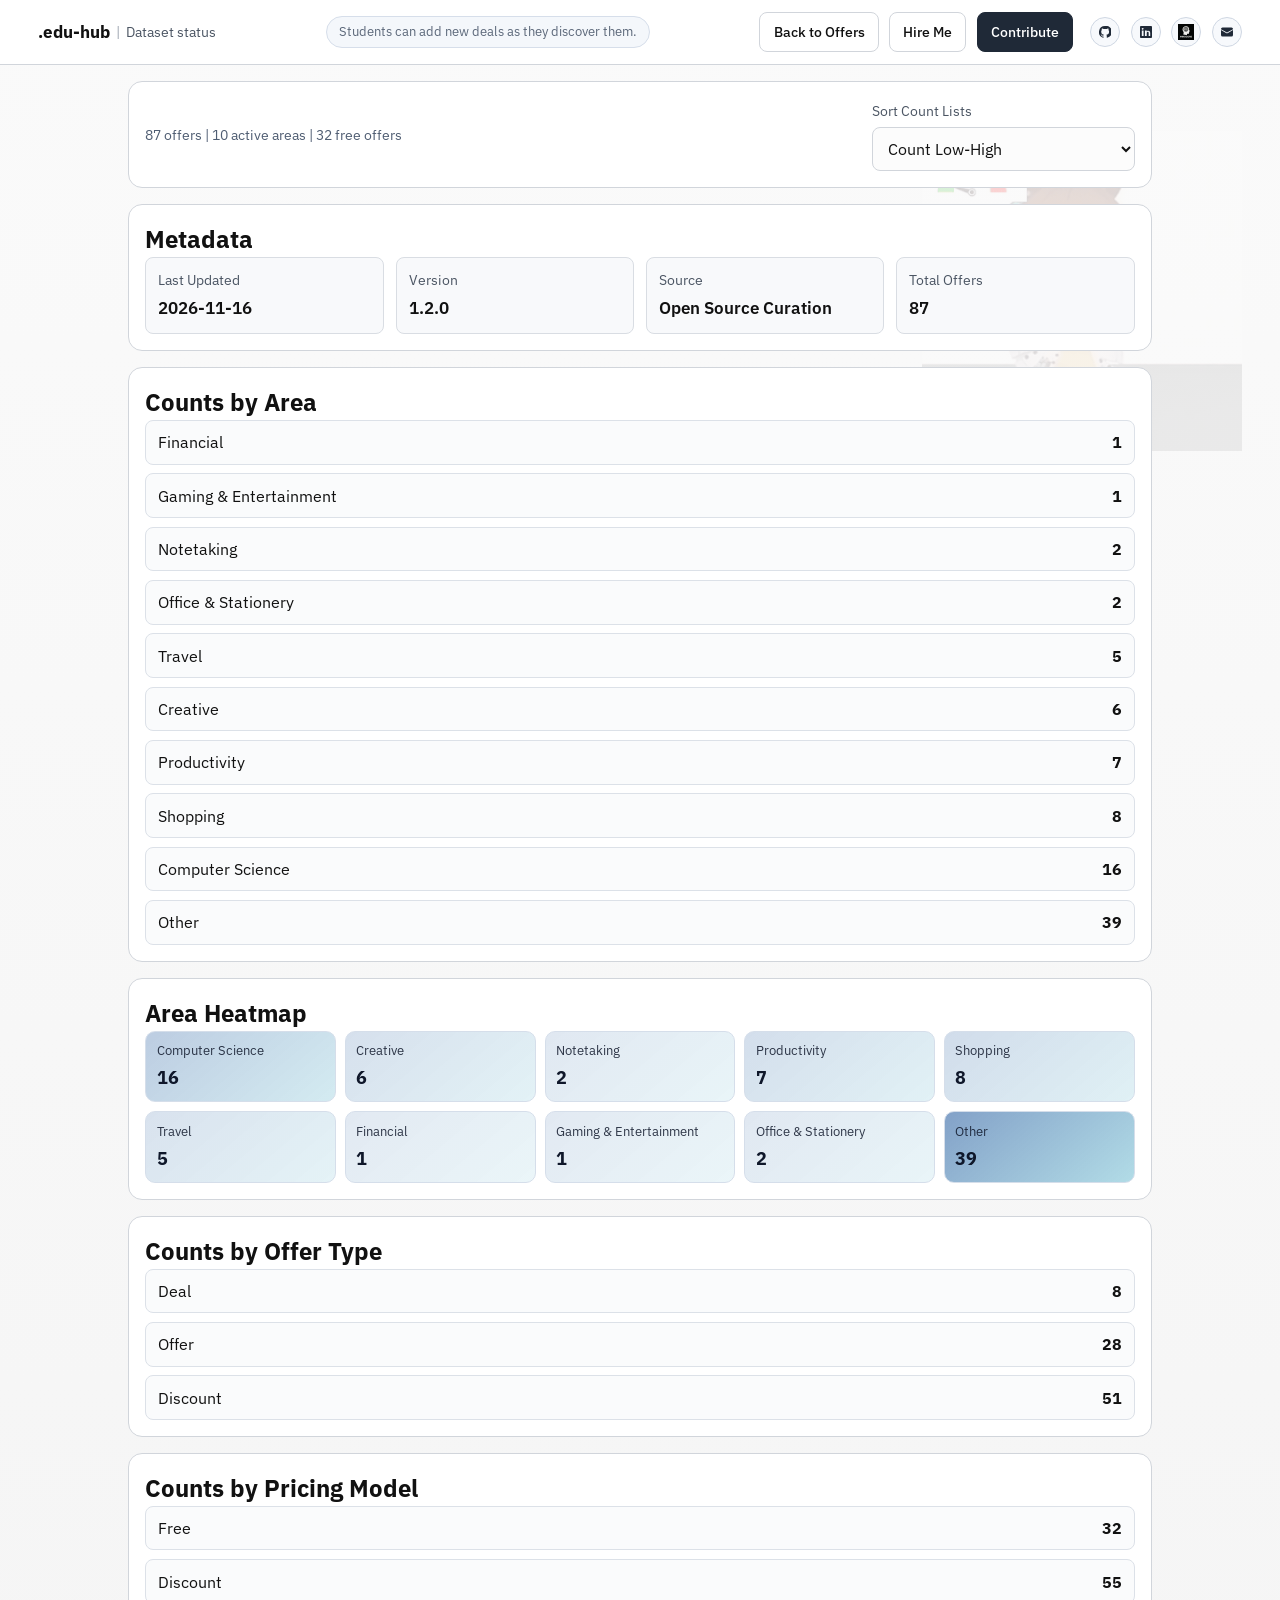
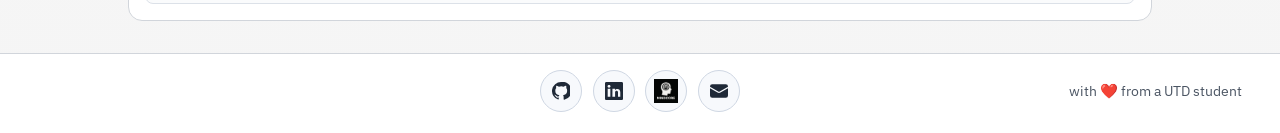
<file: last-updated.html>
<!doctype html>
<html lang="en">
<head>
  <meta charset="utf-8">
  <meta name="viewport" content="width=device-width, initial-scale=1">
  <title>edu hub | Dataset Status</title>
  <meta name="description" content="Dataset freshness and aggregate stats for EDU Offer Hub.">
  <meta name="robots" content="index, follow">
  <meta name="theme-color" content="#111111">
  <meta property="og:type" content="website">
  <meta property="og:title" content="edu hub | Dataset Status">
  <meta property="og:description" content="Dataset freshness and aggregate stats for EDU Offer Hub.">
  <meta property="og:url" content="https://ch1kim0n1.github.io/edu-web/last-updated.html">
  <meta property="og:image" content="https://ch1kim0n1.github.io/edu-web/public/LOGO.png">
  <meta property="og:image:alt" content="edu hub logo">
  <meta name="twitter:card" content="summary_large_image">
  <meta name="twitter:title" content="edu hub | Dataset Status">
  <meta name="twitter:description" content="Dataset freshness and aggregate stats for EDU Offer Hub.">
  <meta name="twitter:image" content="https://ch1kim0n1.github.io/edu-web/public/LOGO.png">
  <link rel="canonical" href="https://ch1kim0n1.github.io/edu-web/last-updated.html">
  <link rel="manifest" href="public/manifest.webmanifest">
  <link rel="apple-touch-icon" sizes="180x180" href="public/LOGO.png">
  <link rel="icon" type="image/png" sizes="1024x1024" href="public/LOGO.png">
  <link rel="stylesheet" href="styles/site.css">
  <script type="application/ld+json">
    {
      "@context": "https://schema.org",
      "@graph": [
        {
          "@type": "Organization",
          "name": "edu hub",
          "url": "https://ch1kim0n1.github.io/edu-web/",
          "logo": "https://ch1kim0n1.github.io/edu-web/public/LOGO.png"
        },
        {
          "@type": "WebSite",
          "name": "edu hub",
          "url": "https://ch1kim0n1.github.io/edu-web/",
          "inLanguage": "en-US"
        }
      ]
    }
  </script>
</head>
<body class="status-page">
  <header class="site-header">
    <div>
      <p class="header-inline">
        <span class="brand-token">.edu-hub</span>
        <span class="header-separator">|</span>
        <span>Dataset status</span>
      </p>
    </div>
    <p class="header-center-note">Students can add new deals as they discover them.</p>
    <div class="header-actions">
      <a class="btn btn-secondary" href="index.html">Back to Offers</a>
      <a class="btn btn-secondary" href="#">Hire Me</a>
      <a id="contributeLinkStatus" class="btn btn-primary" href="#" target="_blank" rel="noopener noreferrer">Contribute</a>
      <nav class="footer-socials header-socials header-socials-right" aria-label="Header social links">
        <a
          class="social-link social-link-xs"
          href="https://github.com/ch1kim0n1"
          target="_blank"
          rel="noopener noreferrer"
          aria-label="GitHub profile"
          title="GitHub"
        >
          <svg viewBox="0 0 16 16" aria-hidden="true" focusable="false">
            <path d="M8 0a8 8 0 0 0-2.53 15.59c.4.07.55-.17.55-.38v-1.34c-2.23.48-2.7-.94-2.7-.94-.37-.94-.9-1.18-.9-1.18-.73-.5.06-.5.06-.5.81.06 1.24.84 1.24.84.72 1.23 1.9.87 2.36.67.07-.53.28-.87.5-1.07-1.78-.2-3.64-.9-3.64-4.05 0-.9.32-1.64.84-2.22-.08-.2-.37-1.02.08-2.13 0 0 .69-.22 2.27.84a7.86 7.86 0 0 1 4.14 0c1.58-1.06 2.27-.84 2.27-.84.45 1.11.16 1.93.08 2.13.52.58.84 1.32.84 2.22 0 3.16-1.86 3.84-3.65 4.04.29.25.54.74.54 1.49v2.2c0 .21.14.45.55.38A8 8 0 0 0 8 0Z"/>
          </svg>
        </a>
        <a
          class="social-link social-link-xs"
          href="https://www.linkedin.com/in/vladislav-kondratyev/"
          target="_blank"
          rel="noopener noreferrer"
          aria-label="LinkedIn profile"
          title="LinkedIn"
        >
          <svg viewBox="0 0 16 16" aria-hidden="true" focusable="false">
            <path d="M0 1.15C0 .52.53 0 1.18 0h13.64C15.47 0 16 .52 16 1.15v13.7c0 .63-.53 1.15-1.18 1.15H1.18C.53 16 0 15.48 0 14.85V1.15ZM4.75 13.2V6H2.4v7.2h2.35ZM3.58 5.02c.82 0 1.33-.54 1.33-1.22-.01-.7-.51-1.22-1.31-1.22-.8 0-1.33.52-1.33 1.22 0 .68.51 1.22 1.3 1.22h.01ZM13.6 13.2V9.3c0-2.09-1.11-3.06-2.6-3.06-1.2 0-1.73.66-2.03 1.12V6H6.62c.03.86 0 7.2 0 7.2h2.35V9.18c0-.22.01-.44.08-.6.18-.44.58-.9 1.26-.9.9 0 1.25.68 1.25 1.68v3.84h2.04Z"/>
          </svg>
        </a>
        <a
          class="social-link social-link-xs"
          href="https://www.linkedin.com/company/mindcore-llc/?viewAsMember=true"
          target="_blank"
          rel="noopener noreferrer"
          aria-label="Mindcore LLC LinkedIn"
          title="Mindcore LLC LinkedIn"
        >
          <img src="public/mindcore.png" alt="Mindcore logo">
        </a>
        <a
          class="social-link social-link-xs"
          href="mailto:vxk230059@utdallas.edu"
          aria-label="Email"
          title="Email"
        >
          <svg viewBox="0 0 16 16" aria-hidden="true" focusable="false">
            <path d="M0 4a2 2 0 0 1 2-2h12a2 2 0 0 1 2 2v.22L8.69 8.48a1.2 1.2 0 0 1-1.38 0L0 4.22V4Zm0 1.47v6.53a2 2 0 0 0 2 2h12a2 2 0 0 0 2-2V5.47L9.28 9.38a2.4 2.4 0 0 1-2.56 0L0 5.47Z"/>
          </svg>
        </a>
      </nav>
    </div>
  </header>

  <main class="status-layout">
    <section class="panel">
      <div class="status-toolbar">
        <p id="statusToolbarSummary" class="status-toolbar-summary">Loading dataset overview...</p>
        <div class="sort-wrap">
          <label for="statusSortSelect">Sort Count Lists</label>
          <select id="statusSortSelect" aria-label="Sort count lists">
            <option value="count_asc" selected>Count Low-High</option>
            <option value="count_desc">Count High-Low</option>
            <option value="label_asc">Label A-Z</option>
            <option value="label_desc">Label Z-A</option>
          </select>
        </div>
      </div>
    </section>

    <section class="panel">
      <h2>Metadata</h2>
      <div class="stats-grid">
        <article class="stat-card">
          <p class="stat-label">Last Updated</p>
          <p id="lastUpdatedDate" class="stat-value">Loading...</p>
        </article>
        <article class="stat-card">
          <p class="stat-label">Version</p>
          <p id="datasetVersion" class="stat-value">Loading...</p>
        </article>
        <article class="stat-card">
          <p class="stat-label">Source</p>
          <p id="datasetSource" class="stat-value">Loading...</p>
        </article>
        <article class="stat-card">
          <p class="stat-label">Total Offers</p>
          <p id="totalOffers" class="stat-value">Loading...</p>
        </article>
      </div>
    </section>

    <section class="panel">
      <h2>Counts by Area</h2>
      <ul id="areaCounts" class="count-list"></ul>
    </section>

    <section class="panel">
      <h2>Area Heatmap</h2>
      <div id="areaHeatmap" class="heatmap-grid" aria-label="Area heatmap"></div>
    </section>

    <section class="panel">
      <h2>Counts by Offer Type</h2>
      <ul id="offerTypeCounts" class="count-list"></ul>
    </section>

    <section class="panel">
      <h2>Counts by Pricing Model</h2>
      <ul id="pricingCounts" class="count-list"></ul>
    </section>
  </main>

  <footer class="site-footer">
    <span class="footer-spacer" aria-hidden="true"></span>
    <nav class="footer-socials" aria-label="Social links">
      <a
        class="social-link"
        href="https://github.com/ch1kim0n1"
        target="_blank"
        rel="noopener noreferrer"
        aria-label="GitHub profile"
        title="GitHub"
      >
        <svg viewBox="0 0 16 16" aria-hidden="true" focusable="false">
          <path d="M8 0a8 8 0 0 0-2.53 15.59c.4.07.55-.17.55-.38v-1.34c-2.23.48-2.7-.94-2.7-.94-.37-.94-.9-1.18-.9-1.18-.73-.5.06-.5.06-.5.81.06 1.24.84 1.24.84.72 1.23 1.9.87 2.36.67.07-.53.28-.87.5-1.07-1.78-.2-3.64-.9-3.64-4.05 0-.9.32-1.64.84-2.22-.08-.2-.37-1.02.08-2.13 0 0 .69-.22 2.27.84a7.86 7.86 0 0 1 4.14 0c1.58-1.06 2.27-.84 2.27-.84.45 1.11.16 1.93.08 2.13.52.58.84 1.32.84 2.22 0 3.16-1.86 3.84-3.65 4.04.29.25.54.74.54 1.49v2.2c0 .21.14.45.55.38A8 8 0 0 0 8 0Z"/>
        </svg>
      </a>
      <a
        class="social-link"
        href="https://www.linkedin.com/in/vladislav-kondratyev/"
        target="_blank"
        rel="noopener noreferrer"
        aria-label="LinkedIn profile"
        title="LinkedIn"
      >
        <svg viewBox="0 0 16 16" aria-hidden="true" focusable="false">
          <path d="M0 1.15C0 .52.53 0 1.18 0h13.64C15.47 0 16 .52 16 1.15v13.7c0 .63-.53 1.15-1.18 1.15H1.18C.53 16 0 15.48 0 14.85V1.15ZM4.75 13.2V6H2.4v7.2h2.35ZM3.58 5.02c.82 0 1.33-.54 1.33-1.22-.01-.7-.51-1.22-1.31-1.22-.8 0-1.33.52-1.33 1.22 0 .68.51 1.22 1.3 1.22h.01ZM13.6 13.2V9.3c0-2.09-1.11-3.06-2.6-3.06-1.2 0-1.73.66-2.03 1.12V6H6.62c.03.86 0 7.2 0 7.2h2.35V9.18c0-.22.01-.44.08-.6.18-.44.58-.9 1.26-.9.9 0 1.25.68 1.25 1.68v3.84h2.04Z"/>
        </svg>
      </a>
      <a
        class="social-link"
        href="https://www.linkedin.com/company/mindcore-llc/?viewAsMember=true"
        target="_blank"
        rel="noopener noreferrer"
        aria-label="Mindcore LLC LinkedIn"
        title="Mindcore LLC LinkedIn"
      >
        <img src="public/mindcore.png" alt="Mindcore logo">
      </a>
      <a
        class="social-link"
        href="mailto:vxk230059@utdallas.edu"
        aria-label="Email"
        title="Email"
      >
        <svg viewBox="0 0 16 16" aria-hidden="true" focusable="false">
          <path d="M0 4a2 2 0 0 1 2-2h12a2 2 0 0 1 2 2v.22L8.69 8.48a1.2 1.2 0 0 1-1.38 0L0 4.22V4Zm0 1.47v6.53a2 2 0 0 0 2 2h12a2 2 0 0 0 2-2V5.47L9.28 9.38a2.4 2.4 0 0 1-2.56 0L0 5.47Z"/>
        </svg>
      </a>
    </nav>
    <p class="footer-note">with &#10084;&#65039; from a UTD student</p>
  </footer>

  <script>
    (function () {
      if (window.location.protocol === "file:") {
        const warning = document.createElement("div");
        warning.className = "protocol-warning";
        warning.innerHTML =
          "<strong>Local server required.</strong> Open this page with http://localhost.<br>" +
          "From project root run: <code>python -m http.server 8080</code> and open <code>http://localhost:8080/last-updated.html</code>.";
        document.body.prepend(warning);
        return;
      }

      const moduleScript = document.createElement("script");
      moduleScript.type = "module";
      moduleScript.src = "scripts/last-updated.js";
      document.body.appendChild(moduleScript);
    })();
  </script>
</body>
</html>
</file>
<file: styles/site.css>
@import url("https://fonts.googleapis.com/css2?family=IBM+Plex+Sans:wght@400;500;600;700&display=swap");

:root {
  --bg: #f5f5f5;
  --surface: #ffffff;
  --border: #d1d5db;
  --text-primary: #111111;
  --text-secondary: #4b5563;
  --accent: #1f2937;
  --accent-soft: #e5e7eb;
  --focus: #111111;
  --shadow-soft: 0 4px 16px rgba(17, 17, 17, 0.07);
  --radius-lg: 14px;
  --radius-md: 10px;
  --radius-sm: 8px;
}

*,
*::before,
*::after {
  box-sizing: border-box;
}

html,
body {
  margin: 0;
  padding: 0;
}

body {
  font-family: "IBM Plex Sans", "Segoe UI", Tahoma, sans-serif;
  background: linear-gradient(180deg, #fafafa 0%, var(--bg) 100%);
  color: var(--text-primary);
  line-height: 1.5;
}

body.status-page {
  background:
    linear-gradient(180deg, rgba(250, 250, 250, 0.84) 0%, rgba(245, 245, 245, 0.86) 100%),
    url("../public/uma-musume-meep.gif") right 2.4rem top 8.2rem / clamp(250px, 25vw, 420px) auto no-repeat,
    linear-gradient(180deg, #fafafa 0%, var(--bg) 100%);
}

h1,
h2,
h3,
p {
  margin: 0;
}

a {
  color: inherit;
}

code {
  font-family: "IBM Plex Sans", "Consolas", monospace;
  background: #eceff1;
  border: 1px solid #d6dbe0;
  border-radius: 4px;
  padding: 0.1rem 0.35rem;
}

.site-header {
  display: grid;
  grid-template-columns: auto 1fr auto;
  align-items: center;
  gap: 1rem;
  padding: 0.75rem clamp(1rem, 3vw, 2.5rem);
  border-bottom: 1px solid var(--border);
  background: var(--surface);
}

.protocol-warning {
  margin: 0.9rem auto 0;
  max-width: 1100px;
  padding: 0.72rem 0.85rem;
  border: 1px solid #c9b8b8;
  border-radius: var(--radius-sm);
  background: #f7f1f1;
  color: #4a2323;
  font-size: 0.9rem;
}

.site-header h1 {
  font-size: clamp(1.6rem, 2.2vw, 2rem);
  letter-spacing: -0.01em;
}

.header-inline {
  display: flex;
  align-items: center;
  flex-wrap: wrap;
  gap: 0.35rem;
  font-size: 0.9rem;
  color: var(--text-secondary);
}

.header-socials {
  margin-bottom: 0;
}

.header-socials-right {
  margin-left: 0.45rem;
  justify-self: end;
}

.brand-token {
  font-weight: 700;
  font-size: 1.05rem;
  color: var(--text-primary);
}

.header-separator {
  color: #9ca3af;
}

.subtitle {
  margin-top: 0.35rem;
  color: var(--text-secondary);
  max-width: 56ch;
}

.header-meta {
  margin-top: 0.4rem;
  color: var(--text-secondary);
  font-size: 0.94rem;
}

.header-actions {
  display: flex;
  align-items: center;
  gap: 0.65rem;
  flex-wrap: wrap;
  justify-self: end;
}

.header-center-note {
  justify-self: center;
  font-size: 0.82rem;
  color: #5b6779;
  background: #f4f7fb;
  border: 1px solid #d6deea;
  border-radius: 999px;
  padding: 0.34rem 0.75rem;
  white-space: nowrap;
}

.layout {
  display: grid;
  grid-template-columns: 280px 1fr;
  gap: 1rem;
  max-width: 1400px;
  margin: 0 auto;
  padding: 1rem clamp(1rem, 3vw, 2.5rem) 2rem;
}

.filters-panel,
.content-panel,
.panel {
  background: var(--surface);
  border: 1px solid var(--border);
  border-radius: var(--radius-lg);
}

.filters-panel {
  padding: 1rem;
  align-self: start;
  position: sticky;
  top: 1rem;
  overflow: hidden;
}

.filters-panel::before {
  content: "";
  position: absolute;
  inset: 0;
  background: url("../public/uma-musume-meep.gif") center / cover no-repeat;
  opacity: 0.32;
  pointer-events: none;
  z-index: 0;
}

.filters-panel > * {
  position: relative;
  z-index: 1;
}

.filters-panel h2 {
  font-size: 1.05rem;
  margin-bottom: 0.9rem;
}

.filter-groups {
  display: grid;
  gap: 1rem;
  margin-bottom: 0.9rem;
}

.filters-header {
  display: flex;
  justify-content: space-between;
  align-items: center;
  gap: 0.7rem;
}

.drawer-close-btn {
  display: none;
  border: 1px solid var(--border);
  background: #ffffff;
  color: var(--text-primary);
  border-radius: 8px;
  padding: 0.35rem 0.55rem;
  cursor: pointer;
}

.filter-group {
  border-top: 1px solid #eceff3;
  padding-top: 0.9rem;
}

.filter-group:first-child {
  border-top: none;
  padding-top: 0;
}

.filter-group h3 {
  font-size: 0.95rem;
  margin-bottom: 0.55rem;
  color: var(--text-secondary);
}

body:not(.shady-enabled) .filter-group[data-filter-group="shadyFlags"] {
  display: none;
}

.chip-row {
  display: flex;
  flex-wrap: wrap;
  gap: 0.45rem;
}

.filter-chip {
  border: 1px solid var(--border);
  background: var(--surface);
  color: var(--text-primary);
  border-radius: 999px;
  padding: 0.35rem 0.7rem;
  cursor: pointer;
  font-size: 0.86rem;
  transition: background-color 120ms ease, color 120ms ease, transform 120ms ease, border-color 120ms ease;
}

.filter-chip:hover {
  transform: translateY(-1px);
  border-color: #9ca3af;
}

.filter-chip.active {
  background: var(--accent);
  color: #ffffff;
  border-color: var(--accent);
}

.content-panel {
  position: relative;
  padding: 1rem;
}

.toolbar {
  display: flex;
  align-items: flex-end;
  gap: 0.85rem;
  flex-wrap: wrap;
}

.search-wrap {
  flex: 1 1 300px;
}

.sort-wrap {
  flex: 0 0 220px;
}

.shortlist-toggle {
  width: 100%;
  justify-content: center;
}

.shortlist-toggle.active {
  background: #1f2937;
  border-color: #1f2937;
  color: #ffffff;
}

.shady-easter-toggle {
  position: absolute;
  top: 0.58rem;
  right: 0.58rem;
  width: 22px;
  height: 22px;
  border-radius: 999px;
  border: 1px dashed #b8bec8;
  background: #fafbfd;
  color: #a1a9b5;
  font-size: 0.72rem;
  line-height: 1;
  padding: 0;
  cursor: pointer;
  transition: color 120ms ease, border-color 120ms ease, background-color 120ms ease;
}

.shady-easter-toggle:hover {
  color: #6b7280;
  border-color: #8f99a8;
}

.shady-easter-toggle.active {
  color: #ffffff;
  border-style: solid;
  border-color: #7f1d1d;
  background: #7f1d1d;
}

.shady-notice {
  position: fixed;
  right: max(1rem, calc((100vw - 1400px) / 4));
  top: 50%;
  transform: translateY(-50%);
  width: min(260px, 26vw);
  border: 1px solid #d8a79c;
  border-radius: 12px;
  background: linear-gradient(180deg, #fff9f7 0%, #fff0eb 100%);
  box-shadow: 0 10px 26px rgba(17, 17, 17, 0.12);
  padding: 0.85rem;
  z-index: 30;
}

.shady-notice h3 {
  font-size: 0.92rem;
}

.shady-notice p {
  margin-top: 0.32rem;
  margin-bottom: 0.6rem;
  font-size: 0.82rem;
  color: #7f1d1d;
}

.search-wrap label,
.sort-wrap label {
  display: inline-block;
  font-size: 0.9rem;
  color: var(--text-secondary);
  margin-bottom: 0.35rem;
}

input[type="search"],
select {
  width: 100%;
  padding: 0.62rem 0.7rem;
  border: 1px solid var(--border);
  border-radius: var(--radius-sm);
  font: inherit;
  color: var(--text-primary);
  background: #fcfcfc;
}

.results-summary {
  margin-top: 0.8rem;
  margin-bottom: 0.95rem;
  color: var(--text-secondary);
  font-size: 0.92rem;
}

.stats-strip {
  display: grid;
  gap: 0.6rem;
  grid-template-columns: repeat(auto-fit, minmax(130px, 1fr));
  margin-top: 0.85rem;
  margin-bottom: 0.65rem;
}

.radar-panel {
  margin-top: 0.55rem;
  margin-bottom: 0.55rem;
  border: 1px solid #d7dee8;
  border-radius: var(--radius-md);
  background: linear-gradient(180deg, #fbfcff 0%, #f3f6fa 100%);
  padding: 0.58rem 0.62rem;
}

.radar-heading {
  font-size: 0.92rem;
}

.radar-grid {
  margin-top: 0.42rem;
  display: grid;
  gap: 0.45rem;
  grid-template-columns: repeat(auto-fit, minmax(220px, 1fr));
}

.radar-card {
  border: 1px solid #d6dde8;
  border-radius: 10px;
  background: #ffffff;
  padding: 0.45rem 0.52rem;
}

.radar-title {
  font-size: 0.8rem;
  color: #334155;
}

.radar-list {
  margin-top: 0.32rem;
  display: grid;
  gap: 0.3rem;
}

.radar-item {
  border: 1px solid #e0e6ef;
  border-radius: 8px;
  background: #f8fafd;
  padding: 0.32rem 0.42rem;
  text-decoration: none;
  display: grid;
  gap: 0.1rem;
}

.radar-item:hover {
  border-color: #bcc9da;
}

.radar-item-company {
  font-size: 0.78rem;
  font-weight: 600;
}

.radar-item-meta {
  font-size: 0.7rem;
  color: #5b6779;
  line-height: 1.35;
}

.radar-empty {
  font-size: 0.82rem;
  color: #64748b;
}

.stat-mini {
  border: 1px solid #cdd4de;
  border-radius: var(--radius-sm);
  padding: 0.5rem 0.62rem;
  background: #fbfcfd;
}

.stat-mini-label {
  font-size: 0.77rem;
  color: var(--text-secondary);
}

.stat-mini-value {
  font-size: 1.02rem;
  font-weight: 700;
  margin-top: 0.12rem;
}

.active-filters {
  display: flex;
  flex-wrap: wrap;
  align-items: center;
  gap: 0.42rem;
  margin-bottom: 0.9rem;
}

.active-title {
  font-size: 0.85rem;
  color: var(--text-secondary);
  margin-right: 0.1rem;
}

.active-chip,
.active-clear {
  border: 1px solid #c5ccd7;
  border-radius: 999px;
  padding: 0.25rem 0.55rem;
  background: #f8fafc;
  color: #25303d;
  font-size: 0.8rem;
  cursor: pointer;
}

.active-clear {
  background: #ffffff;
  border-style: dashed;
}

.cards-grid {
  display: grid;
  gap: 0.95rem;
  grid-template-columns: repeat(auto-fill, minmax(255px, 1fr));
}

.offer-card {
  border: none;
  background: transparent;
  padding: 0;
  perspective: 1200px;
  min-height: 330px;
  transition: transform 150ms ease;
  animation: card-enter 140ms ease both;
  cursor: pointer;
}

.offer-card:hover {
  transform: translateY(-2px);
}

.offer-card-inner {
  display: grid;
  min-height: 100%;
  transform-style: preserve-3d;
  transition: transform 620ms cubic-bezier(0.22, 1, 0.36, 1);
}

.offer-card.is-flipped .offer-card-inner {
  transform: rotateY(180deg);
}

.offer-card-face {
  grid-area: 1 / 1;
  border: 1px solid #c3ccd7;
  border-radius: var(--radius-md);
  background: #fefefe;
  padding: 0.85rem;
  display: flex;
  flex-direction: column;
  gap: 0.7rem;
  box-shadow: 0 1px 0 rgba(17, 17, 17, 0.03);
  backface-visibility: hidden;
}

.offer-card-front {
  position: relative;
}

.card-top-badges {
  position: absolute;
  top: 0.52rem;
  right: 0.52rem;
  display: inline-flex;
  align-items: center;
  gap: 0.42rem;
  z-index: 3;
  pointer-events: none;
}

.card-corner-label {
  position: static;
  border-radius: 999px;
  border: 1px solid #63b67d;
  background: #e4f7eb;
  color: #14532d;
  font-size: 0.72rem;
  font-weight: 700;
  letter-spacing: 0.03em;
  padding: 0.18rem 0.5rem;
  box-shadow: 0 1px 0 rgba(18, 88, 47, 0.14);
  pointer-events: none;
}

.card-corner-label-newly-added {
  border-color: #3f9f61;
  background: #d8f3e3;
  color: #0f5132;
}

.offer-card-back {
  position: relative;
  transform: rotateY(180deg);
  overflow: hidden;
  justify-content: center;
  align-items: center;
  text-align: center;
  color: #e5edf8;
  border-color: #233145;
  background:
    radial-gradient(circle at 20% 25%, rgba(111, 156, 255, 0.55), transparent 42%),
    radial-gradient(circle at 85% 82%, rgba(76, 196, 255, 0.45), transparent 40%),
    linear-gradient(140deg, #1a2433 0%, #101826 65%, #0a1019 100%);
}

@keyframes card-enter {
  from {
    opacity: 0;
    transform: translateY(4px);
  }
  to {
    opacity: 1;
    transform: translateY(0);
  }
}

.offer-card-header {
  display: flex;
  align-items: center;
  gap: 0.7rem;
  padding-right: 2.2rem;
}

.offer-card-front.has-card-label .offer-card-header {
  padding-right: 8.6rem;
}

.logo-badge {
  width: 44px;
  height: 44px;
  border-radius: var(--radius-sm);
  border: 1px solid #cbd3dd;
  background: linear-gradient(180deg, #f7f8f9 0%, #eef2f5 100%);
  display: inline-flex;
  align-items: center;
  justify-content: center;
  flex: 0 0 auto;
}

.company-icon {
  font-size: 24px;
  color: #1c1f23;
}

.company-initials {
  font-size: 0.75rem;
  font-weight: 700;
  letter-spacing: 0.06em;
  color: #374151;
}

.logo-fallback-glyph {
  width: 18px;
  height: 18px;
  border-radius: 4px;
  border: 2px solid #556170;
  position: relative;
}

.logo-fallback-glyph::before {
  content: "";
  position: absolute;
  width: 6px;
  height: 6px;
  border-radius: 2px;
  background: #556170;
  top: 4px;
  left: 4px;
}

.fallback-hidden {
  display: none;
}

.fallback-hidden {
  display: none;
}

.company-name {
  font-size: 1rem;
  line-height: 1.25;
}

.card-value {
  margin-top: 0.16rem;
  font-size: 0.84rem;
  color: var(--text-secondary);
  font-weight: 500;
}

.value-row {
  margin-top: 0.2rem;
  display: flex;
  align-items: center;
  gap: 0.45rem;
  flex-wrap: wrap;
}

.pricing-badge {
  border: 1px solid #cfd7e3;
  border-radius: 999px;
  font-size: 0.72rem;
  padding: 0.15rem 0.45rem;
  color: #2e3744;
  background: #f3f5f8;
}

.tag-row {
  display: flex;
  flex-wrap: wrap;
  gap: 0.45rem;
}

.tag {
  font-size: 0.74rem;
  border: 1px solid #d6dce3;
  border-radius: 999px;
  padding: 0.2rem 0.5rem;
  color: #2b3440;
  background: #f8fafb;
}

.tag-pricing {
  background: #eef2f7;
  border-color: #c8d1dd;
}

.tag-alt {
  background: #f0f3f6;
}

.card-description {
  font-size: 0.9rem;
  max-width: 44ch;
}

.card-shady-note {
  color: #7f1d1d;
  font-weight: 600;
}

.card-eligibility {
  font-size: 0.86rem;
  color: var(--text-secondary);
  max-width: 44ch;
}

.inline-label {
  font-weight: 600;
  color: #323b46;
}

.trust-row {
  display: flex;
  align-items: center;
  justify-content: flex-start;
  gap: 0.45rem;
  flex-wrap: wrap;
}

.trust-meta {
  font-size: 0.78rem;
  color: #5a6473;
}

.btn {
  display: inline-flex;
  align-items: center;
  justify-content: center;
  gap: 0.35rem;
  border-radius: var(--radius-sm);
  padding: 0.52rem 0.82rem;
  border: 1px solid transparent;
  font-size: 0.9rem;
  font-weight: 500;
  text-decoration: none;
  cursor: pointer;
  transition: background-color 120ms ease, color 120ms ease, border-color 120ms ease, transform 120ms ease;
}

.btn:hover {
  transform: translateY(-1px);
}

.btn-primary {
  background: var(--accent);
  color: #ffffff;
  border-color: var(--accent);
}

.btn-primary:hover {
  background: #111827;
  border-color: #111827;
}

.btn-secondary {
  background: #ffffff;
  color: var(--text-primary);
  border-color: var(--border);
}

.btn-secondary:hover {
  border-color: #9ca3af;
}

.btn-ghost {
  width: 100%;
  background: #f7f8f9;
  color: #1f2937;
  border: 1px dashed #c8d0da;
}

.btn-small {
  align-self: center;
  margin-top: 0;
  font-size: 0.84rem;
}

.favorite-btn {
  position: static;
  width: 1.85rem;
  height: 1.85rem;
  border: 1px solid #c8d2df;
  border-radius: 999px;
  background: #f7f9fc;
  color: #334155;
  font-size: 1rem;
  line-height: 1;
  cursor: pointer;
  pointer-events: auto;
}

.favorite-btn:hover {
  border-color: #9fb0c8;
  background: #edf2f8;
}

.favorite-btn.active {
  background: #fff5cf;
  border-color: #e5c561;
  color: #9a6b00;
}

.card-actions {
  margin-top: auto;
  display: flex;
  align-items: center;
  justify-content: center;
  gap: 0.55rem;
  flex-wrap: wrap;
}

.btn-report {
  background: #f9fafb;
}

.btn-report:hover {
  background: #f3f4f6;
}

.offer-card.shady-card .offer-card-front {
  border-color: #d2a99e;
  background: linear-gradient(180deg, #fffdfd 0%, #fff7f3 100%);
}

.offer-card.shady-card .offer-card-back {
  border-color: #4a2828;
  background:
    radial-gradient(circle at 15% 20%, rgba(255, 152, 122, 0.35), transparent 42%),
    radial-gradient(circle at 86% 84%, rgba(206, 98, 78, 0.3), transparent 42%),
    linear-gradient(140deg, #331f1f 0%, #261819 65%, #1b1111 100%);
}

.tag-shady {
  border-color: #d6a198;
  background: #ffe4dc;
  color: #772c1f;
}

.back-visual {
  width: min(82%, 190px);
  aspect-ratio: 1 / 1;
  border: 1px solid rgba(183, 207, 255, 0.4);
  border-radius: 50%;
  background:
    radial-gradient(circle at center, rgba(143, 192, 255, 0.25) 0%, rgba(143, 192, 255, 0) 60%),
    repeating-radial-gradient(circle at center, rgba(156, 188, 255, 0.28), rgba(156, 188, 255, 0.28) 1px, transparent 1px, transparent 20px);
  position: relative;
}

.back-visual::before {
  content: "";
  position: absolute;
  inset: 14%;
  border: 1px dashed rgba(190, 214, 255, 0.45);
  border-radius: 50%;
}

.back-node {
  position: absolute;
  top: 50%;
  left: 50%;
  width: 11px;
  height: 11px;
  border-radius: 50%;
  background: #c4ddff;
  box-shadow: 0 0 18px rgba(157, 206, 255, 0.65);
  animation: node-pulse 2.2s ease-in-out infinite;
  animation-delay: calc(var(--node-index) * 160ms);
}

.back-node:nth-child(1) {
  transform: translate(-50%, -50%) translate(-66px, -30px);
}

.back-node:nth-child(2) {
  transform: translate(-50%, -50%) translate(-24px, -74px);
}

.back-node:nth-child(3) {
  transform: translate(-50%, -50%) translate(56px, -44px);
}

.back-node:nth-child(4) {
  transform: translate(-50%, -50%) translate(62px, 24px);
}

.back-node:nth-child(5) {
  transform: translate(-50%, -50%) translate(0px, 70px);
}

.back-node:nth-child(6) {
  transform: translate(-50%, -50%) translate(-70px, 34px);
}

.back-title {
  margin-top: 0.45rem;
  font-size: 1.02rem;
  font-weight: 700;
}

.area-glyph {
  margin-top: 0;
  width: 58px;
  height: 58px;
  border-radius: 16px;
  border: 1px solid rgba(187, 205, 255, 0.5);
  background: linear-gradient(145deg, rgba(79, 117, 191, 0.22), rgba(73, 164, 231, 0.16));
  display: inline-flex;
  align-items: center;
  justify-content: center;
  position: relative;
}

.area-glyph-icon {
  font-size: 24px;
  color: #d8e7ff;
  position: relative;
  z-index: 2;
}

.area-glyph-halo {
  position: absolute;
  inset: 7px;
  border-radius: 12px;
  border: 1px dashed rgba(208, 225, 255, 0.55);
}

.area-glyph-spark {
  position: absolute;
  width: 8px;
  height: 8px;
  border-radius: 50%;
  top: 8px;
  right: 8px;
  background: #9bc4ff;
  box-shadow: 0 0 10px rgba(155, 196, 255, 0.9);
}

.area-glyph-back {
  width: 124px;
  height: 124px;
  border-radius: 30px;
  border-width: 1px;
  background: linear-gradient(145deg, rgba(123, 165, 246, 0.32), rgba(57, 153, 230, 0.24));
  box-shadow: 0 0 28px rgba(151, 190, 255, 0.28);
}

.area-glyph-back .area-glyph-icon {
  font-size: 56px;
}

.area-glyph-back .area-glyph-halo {
  inset: 13px;
  border-radius: 20px;
}

.area-glyph-back .area-glyph-spark {
  display: none;
}

.area-creative {
  background: linear-gradient(145deg, rgba(190, 79, 191, 0.23), rgba(96, 143, 231, 0.18));
}

.area-financial {
  background: linear-gradient(145deg, rgba(74, 156, 95, 0.28), rgba(55, 111, 172, 0.18));
}

.area-travel {
  background: linear-gradient(145deg, rgba(57, 132, 205, 0.26), rgba(45, 186, 179, 0.2));
}

.area-gaming {
  background: linear-gradient(145deg, rgba(145, 91, 222, 0.3), rgba(45, 145, 196, 0.18));
}

.area-shopping {
  background: linear-gradient(145deg, rgba(211, 128, 76, 0.28), rgba(126, 157, 225, 0.18));
}

.back-meta {
  margin-top: 0.05rem;
  margin-bottom: 0.2rem;
  font-size: 0.8rem;
  color: #b4c7e6;
}

@keyframes node-pulse {
  0%,
  100% {
    opacity: 0.45;
    box-shadow: 0 0 10px rgba(157, 206, 255, 0.5);
  }
  50% {
    opacity: 1;
    box-shadow: 0 0 20px rgba(157, 206, 255, 0.85);
  }
}

.text-link {
  text-decoration: underline;
  color: #1f2937;
}

.empty-state {
  margin-top: 1rem;
  border: 1px dashed #c9d1db;
  border-radius: var(--radius-md);
  padding: 1.1rem;
  text-align: center;
  color: var(--text-secondary);
  background: #fbfcfd;
}

.empty-actions {
  margin-top: 0.85rem;
  display: flex;
  gap: 0.55rem;
  justify-content: center;
  flex-wrap: wrap;
}

.pagination {
  display: flex;
  align-items: center;
  gap: 0.45rem;
  flex-wrap: wrap;
  margin-top: 1rem;
  justify-content: center;
}

.page-btn {
  border: 1px solid var(--border);
  background: #ffffff;
  color: #1f2937;
  border-radius: 8px;
  min-width: 2.2rem;
  height: 2.2rem;
  padding: 0 0.6rem;
  cursor: pointer;
  transition: background-color 120ms ease, border-color 120ms ease;
}

.page-btn:hover:enabled {
  border-color: #9ca3af;
}

.page-btn.current {
  background: var(--accent);
  border-color: var(--accent);
  color: #ffffff;
}

.page-btn:disabled {
  opacity: 0.55;
  cursor: not-allowed;
}

.page-ellipsis {
  color: #64748b;
  padding: 0 0.2rem;
}

.status-layout {
  max-width: 1100px;
  margin: 0 auto;
  padding: 1rem clamp(1rem, 3vw, 2.5rem) 2rem;
  display: grid;
  gap: 1rem;
}

.panel {
  padding: 1rem;
}

.status-toolbar {
  display: grid;
  grid-template-columns: 1fr auto;
  align-items: center;
  gap: 0.85rem;
}

.status-toolbar-summary {
  font-size: 0.9rem;
  color: #4f5d72;
}

.status-toolbar .sort-wrap {
  width: min(320px, 100%);
}

.stats-grid {
  display: grid;
  gap: 0.75rem;
  grid-template-columns: repeat(auto-fit, minmax(170px, 1fr));
}

.stat-card {
  border: 1px solid #d9dde3;
  border-radius: var(--radius-sm);
  background: #f8f9fb;
  padding: 0.75rem;
}

.stat-label {
  color: var(--text-secondary);
  font-size: 0.86rem;
}

.stat-value {
  margin-top: 0.3rem;
  font-size: 1.06rem;
  font-weight: 600;
}

.count-list {
  list-style: none;
  margin: 0;
  padding: 0;
  display: grid;
  gap: 0.55rem;
}

.count-row {
  display: flex;
  justify-content: space-between;
  align-items: center;
  gap: 1rem;
  border: 1px solid #dce1e8;
  border-radius: var(--radius-sm);
  padding: 0.58rem 0.74rem;
  background: #fafbfc;
}

.heatmap-grid {
  display: grid;
  gap: 0.55rem;
  grid-template-columns: repeat(auto-fit, minmax(170px, 1fr));
}

.heatmap-cell {
  border: 1px solid #d5deea;
  border-radius: 10px;
  padding: 0.6rem 0.65rem;
  background:
    linear-gradient(140deg,
      rgba(36, 90, 158, calc(0.12 + (var(--intensity, 0) * 0.45))),
      rgba(62, 167, 194, calc(0.1 + (var(--intensity, 0) * 0.3))));
  color: #0f172a;
  animation: heatmap-fade 320ms ease both;
}

.heatmap-label {
  font-size: 0.82rem;
  color: #0f172a;
  opacity: 0.85;
}

.heatmap-value {
  margin-top: 0.2rem;
  font-size: 1.15rem;
  font-weight: 700;
}

@keyframes heatmap-fade {
  from {
    opacity: 0;
    transform: translateY(4px);
  }
  to {
    opacity: 1;
    transform: translateY(0);
  }
}

.error-box {
  border: 1px solid #d5c3c3;
  background: #f8f4f4;
  color: #4a2323;
  border-radius: var(--radius-md);
  padding: 0.95rem;
}

.site-footer {
  border-top: 1px solid var(--border);
  background: var(--surface);
  padding: 1rem clamp(1rem, 3vw, 2.5rem) 1.3rem;
  display: grid;
  grid-template-columns: 1fr auto 1fr;
  align-items: center;
  gap: 1rem;
  color: var(--text-secondary);
}

.footer-socials {
  display: flex;
  align-items: center;
  justify-content: center;
  flex-wrap: wrap;
  gap: 0.65rem;
  justify-self: center;
}

.footer-spacer {
  justify-self: start;
}

.footer-note {
  justify-self: end;
  font-size: 0.9rem;
  color: #4b5563;
  white-space: nowrap;
}

.social-link {
  width: 42px;
  height: 42px;
  border: 1px solid #cfd7e3;
  border-radius: 999px;
  background: #f7f9fc;
  display: inline-flex;
  align-items: center;
  justify-content: center;
  color: #1f2937;
  transition: transform 120ms ease, border-color 120ms ease, background-color 120ms ease, color 120ms ease;
}

.social-link svg {
  width: 18px;
  height: 18px;
  fill: currentcolor;
}

.social-link img {
  width: 24px;
  height: 24px;
  object-fit: contain;
}

.social-link:hover {
  transform: translateY(-1px);
  border-color: #94a3b8;
  background: #eef2f7;
}

.social-link-sm {
  width: 34px;
  height: 34px;
}

.social-link-sm svg {
  width: 14px;
  height: 14px;
}

.social-link-sm img {
  width: 18px;
  height: 18px;
}

.social-link-xs {
  width: 30px;
  height: 30px;
}

.social-link-xs svg {
  width: 12px;
  height: 12px;
}

.social-link-xs img {
  width: 16px;
  height: 16px;
}

.offer-card:focus-visible {
  outline: 2px solid var(--focus);
  outline-offset: 3px;
}

.mobile-overlay {
  position: fixed;
  inset: 0;
  background: rgba(17, 17, 17, 0.35);
  z-index: 40;
}

.resume-modal {
  position: fixed;
  inset: 0;
  z-index: 70;
  display: grid;
  place-items: center;
  padding: 1rem;
}

.resume-modal[hidden] {
  display: none;
}

.resume-modal-backdrop {
  position: absolute;
  inset: 0;
  border: 0;
  background: rgba(17, 17, 17, 0.55);
  cursor: pointer;
}

.resume-modal-panel {
  position: relative;
  width: min(1050px, 100%);
  height: min(84vh, 880px);
  background:
    radial-gradient(circle at 92% 8%, rgba(31, 41, 55, 0.08), transparent 34%),
    linear-gradient(180deg, #ffffff 0%, #f8fafc 100%);
  border: 1px solid var(--border);
  border-radius: var(--radius-lg);
  box-shadow: 0 18px 55px rgba(17, 17, 17, 0.28);
  display: grid;
  grid-template-rows: auto 1fr;
  overflow: hidden;
}

.resume-modal-header {
  display: flex;
  justify-content: space-between;
  gap: 1rem;
  align-items: center;
  padding: 0.9rem 1rem;
  border-bottom: 1px solid #dbe2ea;
  background: linear-gradient(180deg, #ffffff 0%, #f4f7fb 100%);
}

.resume-modal-header h2 {
  font-size: 1.12rem;
  letter-spacing: -0.01em;
}

.resume-modal-kicker {
  font-size: 0.76rem;
  color: #5b6779;
  text-transform: uppercase;
  letter-spacing: 0.08em;
}

.resume-modal-actions {
  display: flex;
  align-items: center;
  gap: 0.5rem;
  flex-wrap: wrap;
}

.resume-frame-wrap {
  padding: 0.8rem;
}

.resume-frame {
  width: 100%;
  height: 100%;
  border: 1px solid #d4dbe5;
  border-radius: var(--radius-md);
  background: #ffffff;
}

body.resume-modal-open {
  overflow: hidden;
}

.mobile-action-bar {
  display: none;
}

.mobile-action-btn {
  border: 1px solid var(--border);
  border-radius: 10px;
  background: #ffffff;
  color: #1f2937;
  padding: 0.58rem 1rem;
  font: inherit;
  cursor: pointer;
}

mark {
  background: #e7eef8;
  color: inherit;
  border-radius: 3px;
  padding: 0 0.1em;
}

a:focus-visible,
button:focus-visible,
input:focus-visible,
select:focus-visible {
  outline: 2px solid var(--focus);
  outline-offset: 2px;
}

.visually-hidden {
  position: absolute;
  width: 1px;
  height: 1px;
  padding: 0;
  margin: -1px;
  overflow: hidden;
  clip: rect(0, 0, 0, 0);
  border: 0;
}

@media (max-width: 1023px) {
  .layout {
    grid-template-columns: 1fr;
  }

  .filters-panel {
    position: static;
  }

  .cards-grid {
    grid-template-columns: repeat(2, minmax(0, 1fr));
  }
}

@media (max-width: 640px) {
  body.status-page {
    background:
      linear-gradient(180deg, rgba(250, 250, 250, 0.86) 0%, rgba(245, 245, 245, 0.88) 100%),
      url("../public/uma-musume-meep.gif") right 0.8rem top 6.6rem / 210px auto no-repeat,
      linear-gradient(180deg, #fafafa 0%, var(--bg) 100%);
  }

  .site-header {
    grid-template-columns: 1fr;
    padding: 1.25rem 1rem;
    justify-items: center;
  }

  .header-socials {
    justify-self: center;
    margin-bottom: 0;
  }

  .header-actions {
    width: 100%;
    justify-self: stretch;
    justify-content: center;
  }

  .header-actions .btn {
    flex: 0 1 auto;
  }

  .header-socials-right {
    width: 100%;
    justify-content: center;
    margin-left: 0;
  }

  .header-center-note {
    white-space: normal;
    text-align: center;
  }

  .status-toolbar {
    grid-template-columns: 1fr;
  }

  .layout,
  .status-layout {
    padding: 0.9rem 0.9rem 1.35rem;
  }

  .toolbar {
    flex-direction: column;
    align-items: stretch;
  }

  .sort-wrap {
    flex: 1 1 auto;
  }

  .cards-grid {
    grid-template-columns: 1fr;
  }

  .pagination {
    justify-content: center;
  }

  .drawer-close-btn {
    display: inline-flex;
  }

  .filters-panel {
    position: fixed;
    left: 0;
    top: 0;
    bottom: 0;
    width: min(85vw, 340px);
    z-index: 50;
    border-radius: 0;
    border-left: none;
    transform: translateX(-100%);
    transition: transform 180ms ease;
    overflow-y: auto;
  }

  body.mobile-drawer-open .filters-panel {
    transform: translateX(0);
  }

  body.mobile-drawer-open {
    overflow: hidden;
  }

  .mobile-action-bar {
    position: fixed;
    left: 0;
    right: 0;
    bottom: 0;
    z-index: 45;
    display: flex;
    gap: 0.7rem;
    background: #ffffff;
    border-top: 1px solid var(--border);
    padding: 0.65rem 0.9rem calc(0.65rem + env(safe-area-inset-bottom));
  }

  .mobile-action-btn {
    flex: 1 1 0;
  }

  .resume-modal {
    padding: 0.55rem;
  }

  .resume-modal-panel {
    height: min(90vh, 900px);
  }

  .resume-modal-header {
    align-items: flex-start;
    flex-direction: column;
  }

  .resume-modal-actions {
    width: 100%;
  }

  .resume-modal-actions .btn {
    flex: 1 1 0;
  }

  .site-footer {
    grid-template-columns: 1fr;
    justify-items: center;
    padding-bottom: 4.9rem;
  }

  .shady-notice {
    display: none;
  }

  .footer-spacer {
    display: none;
  }

  .footer-note {
    justify-self: center;
  }
}

@media (prefers-reduced-motion: reduce) {
  body.status-page {
    background: linear-gradient(180deg, #fafafa 0%, var(--bg) 100%);
  }

  .filters-panel::before {
    content: none;
  }

  *,
  *::before,
  *::after {
    animation-duration: 0.01ms !important;
    animation-iteration-count: 1 !important;
    transition-duration: 0.01ms !important;
    scroll-behavior: auto !important;
  }
}
</file>
